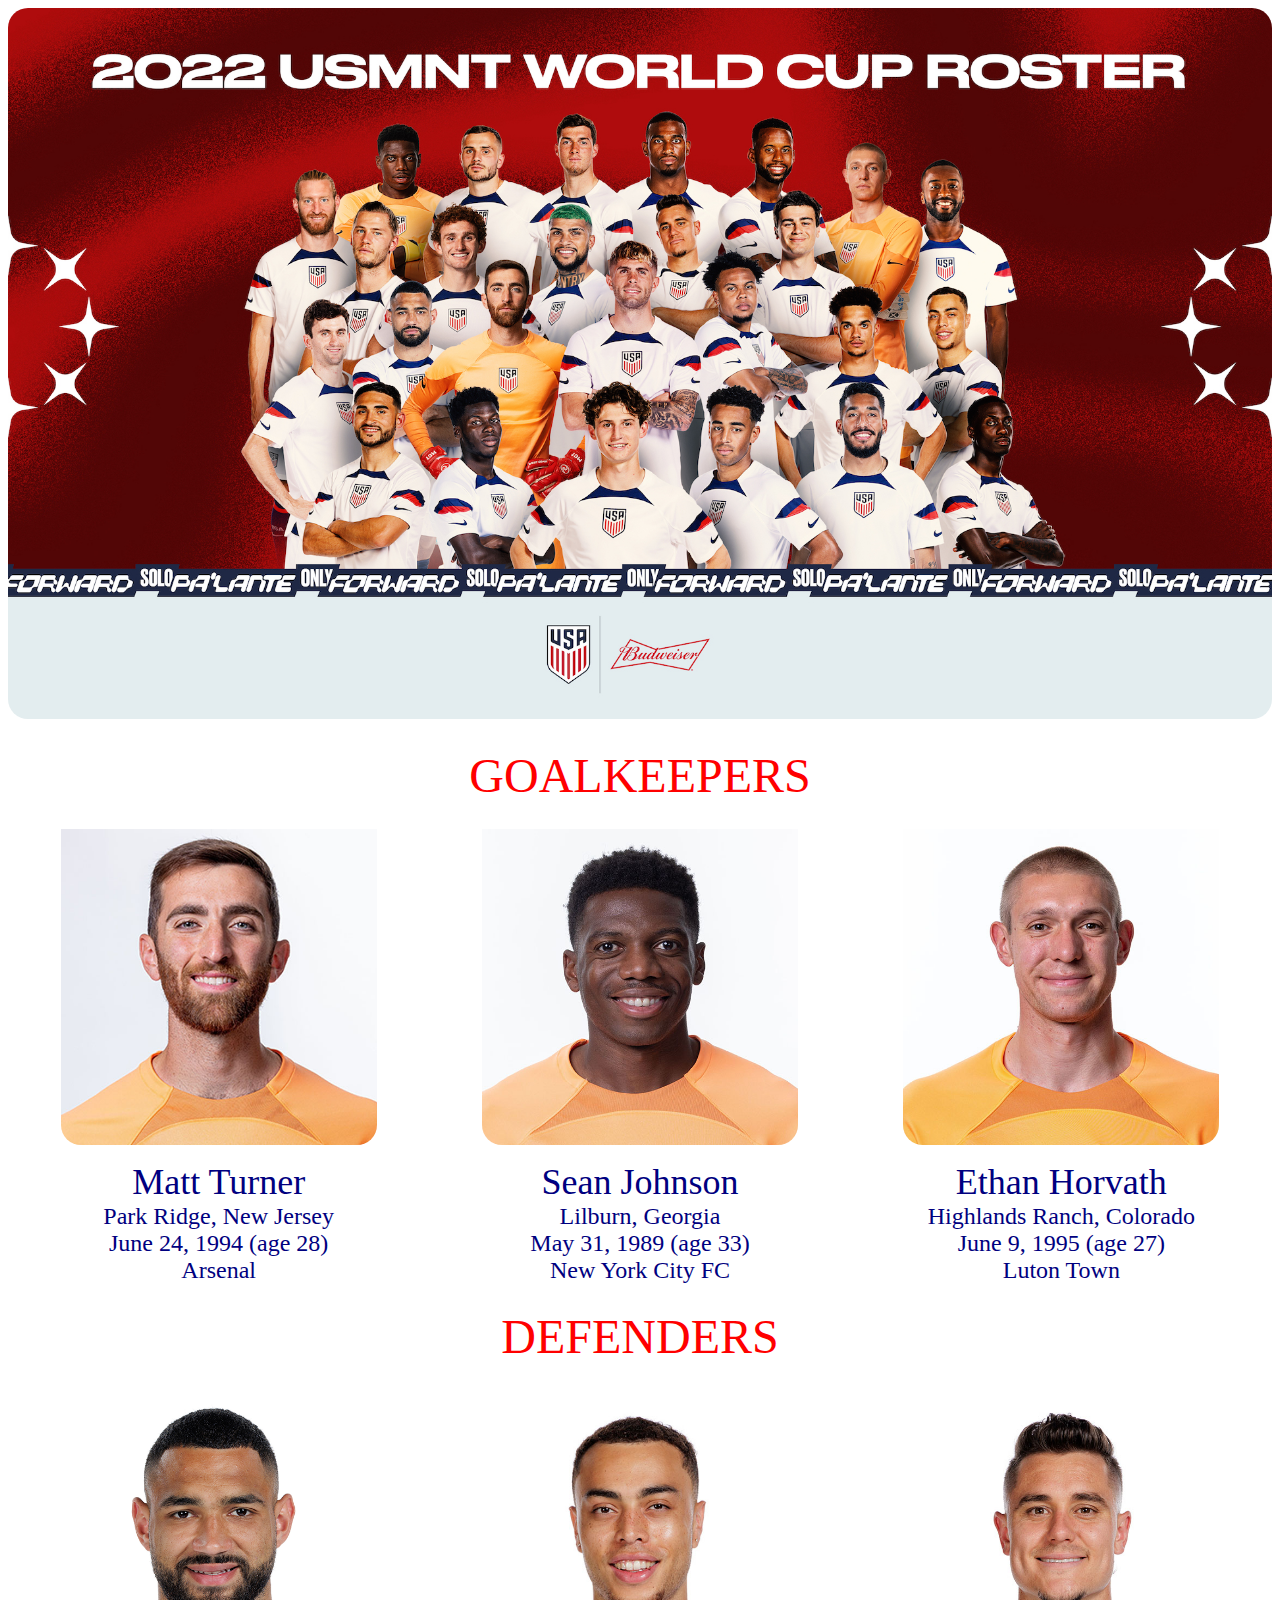
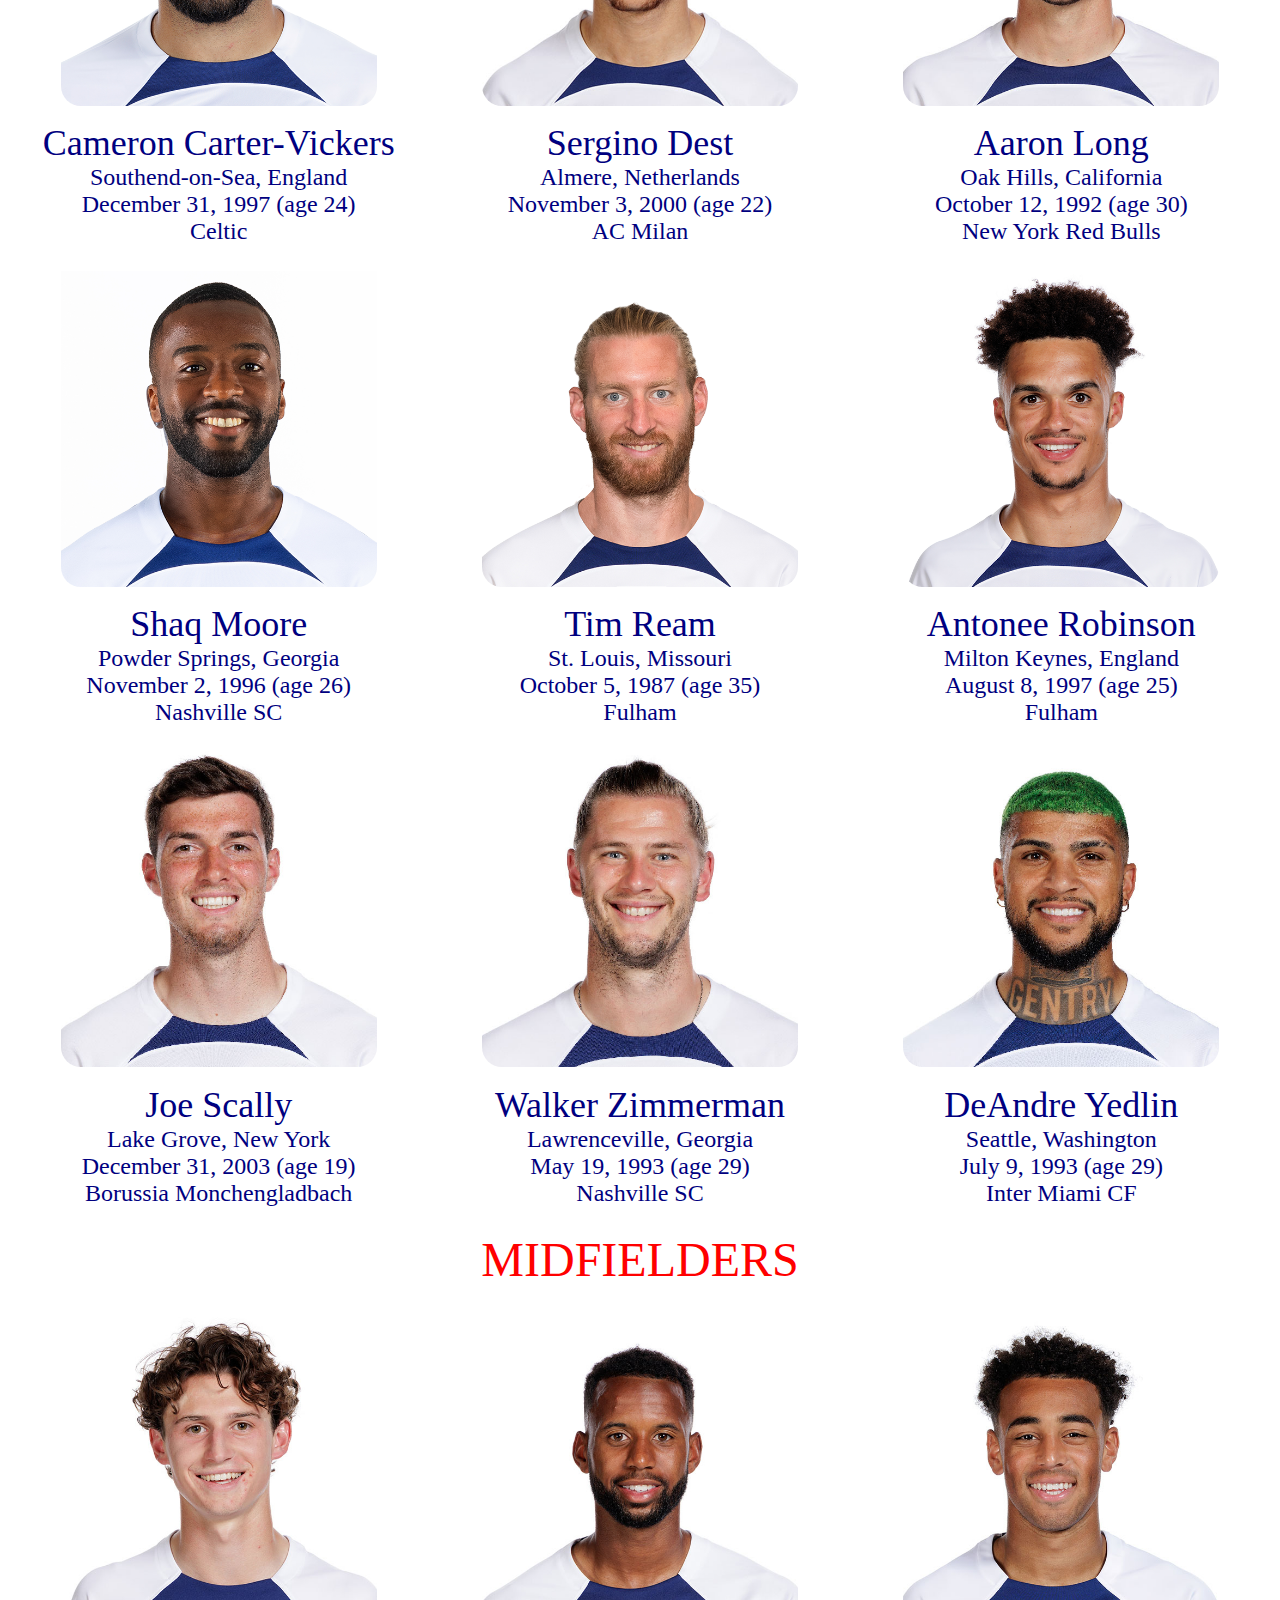
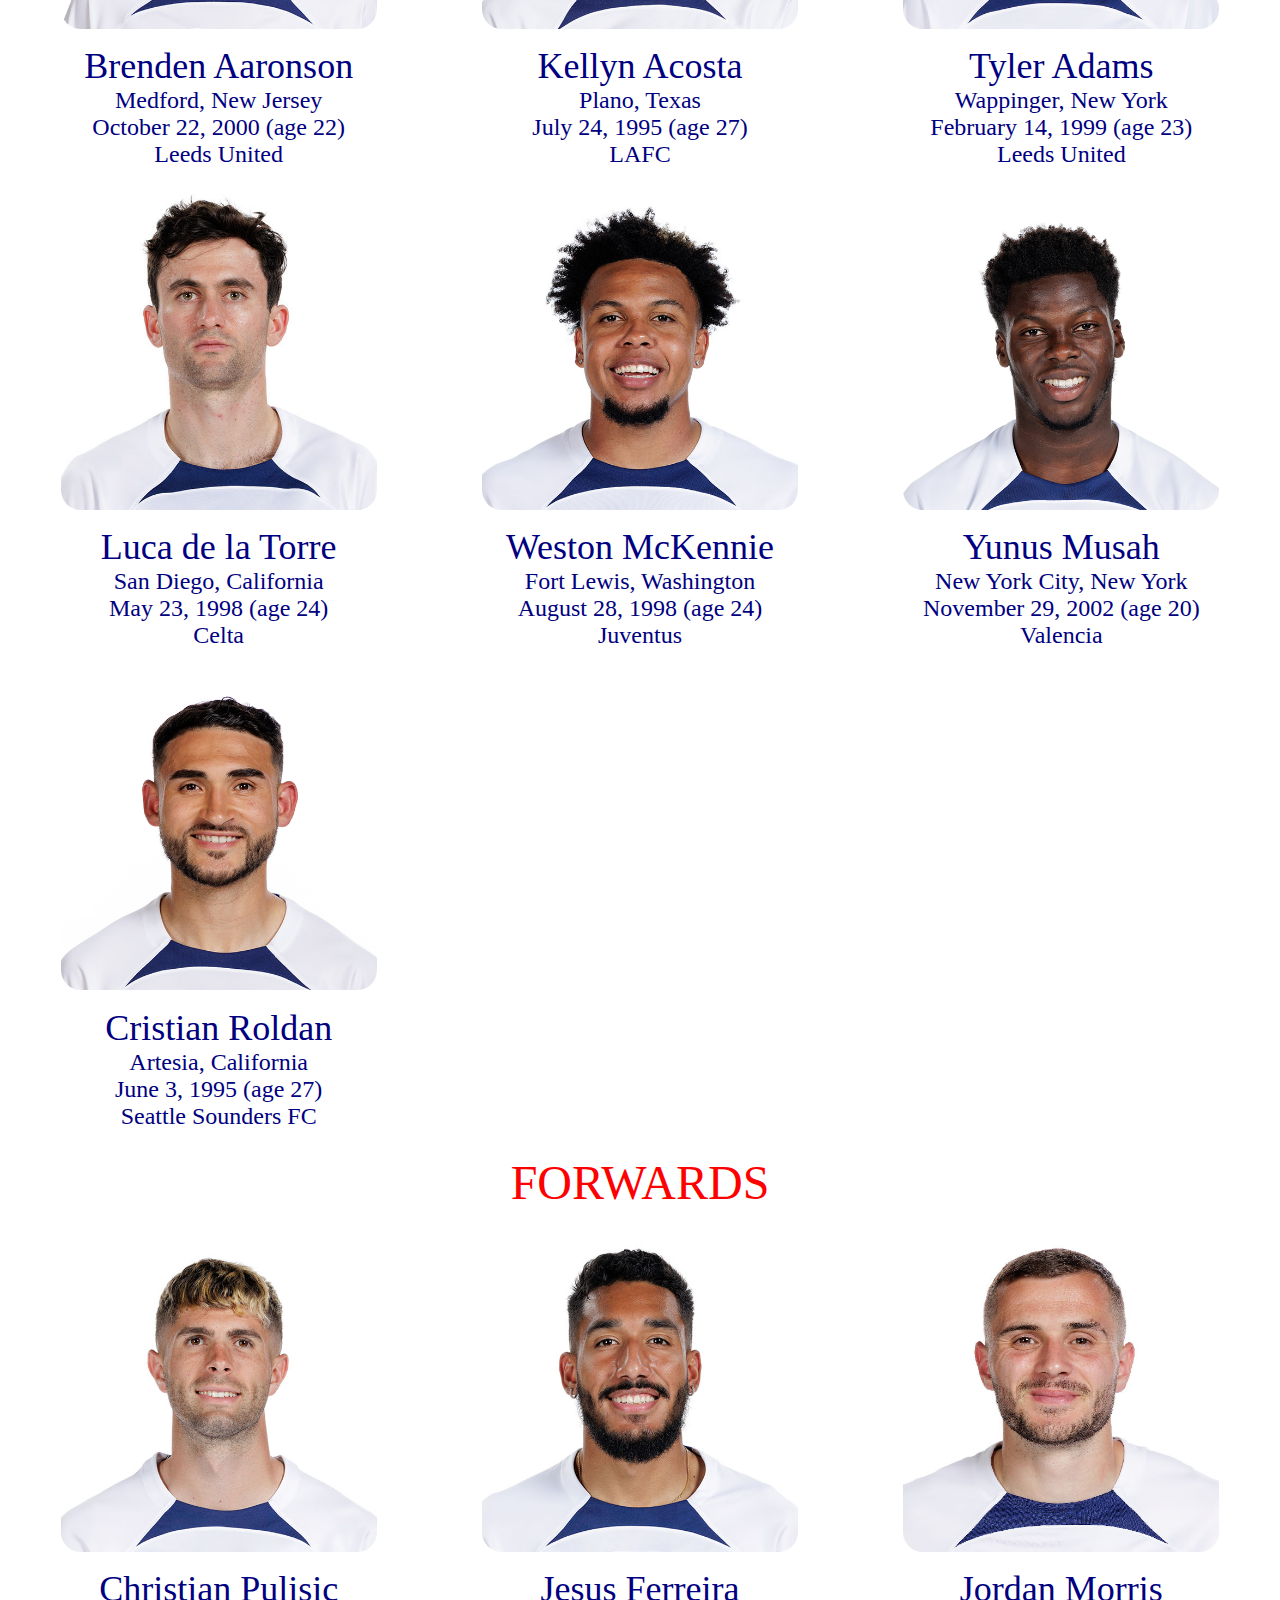
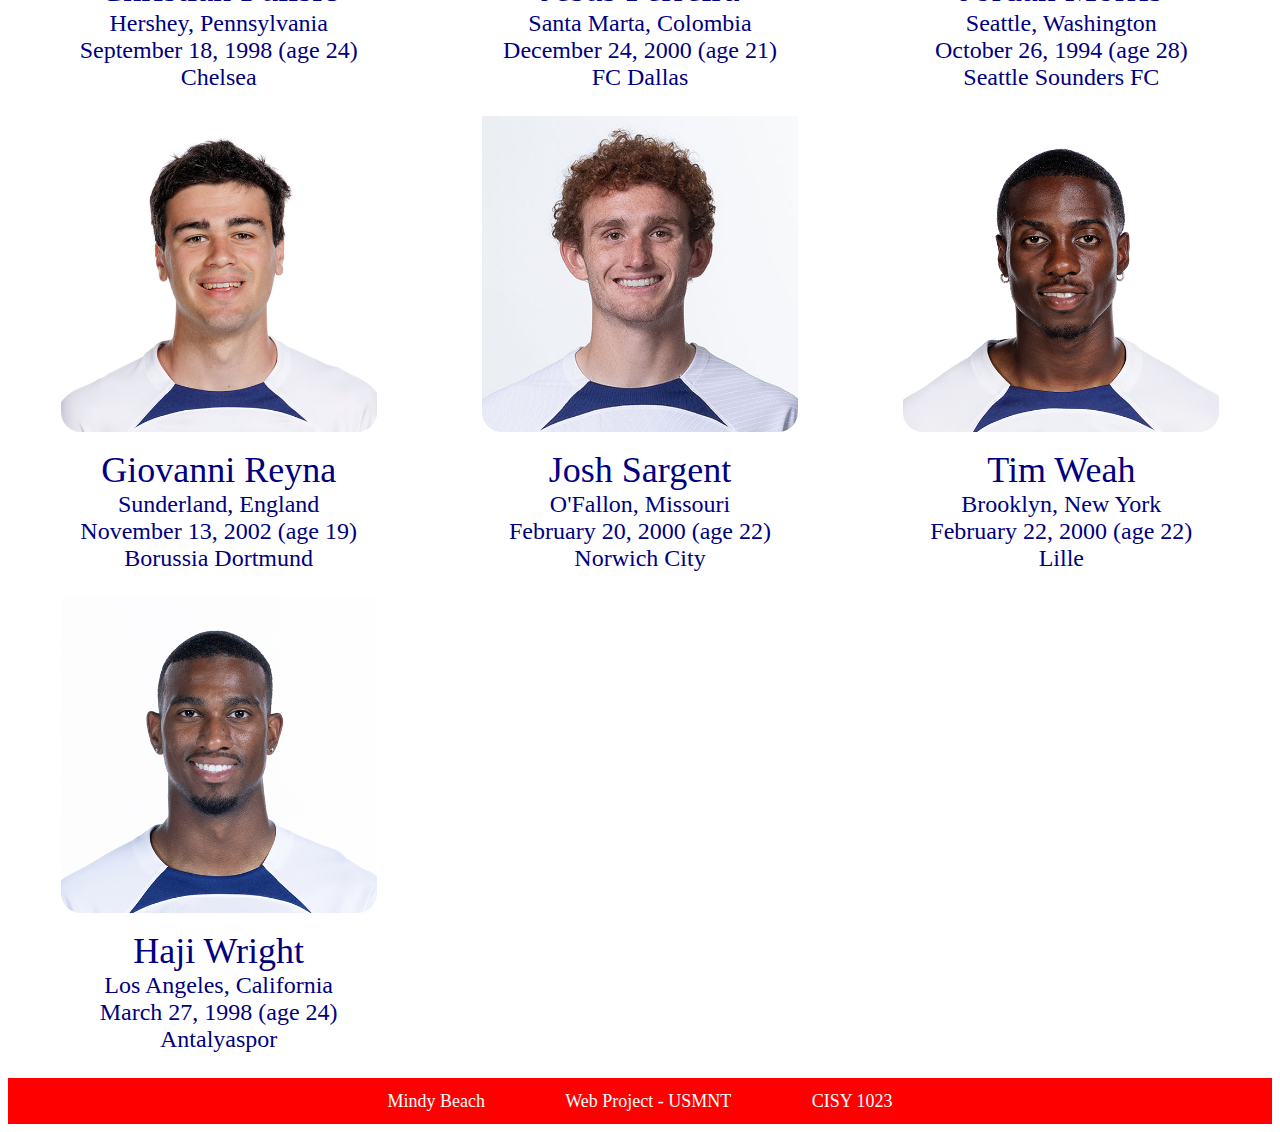
<file: index.html>
<!DOCTYPE html>
<html>
    <head>
        <meta charset="UTF-8">
        <meta name="viewport" content="width=device-width, initial-scale=1.0">
        <link href="./USMNT.css" rel="stylesheet"/>
    </head>
    <body>
        <div>
            <!--Team picture-->
            <img class="teamPic" src="USMNT/USSF_Mens23_SquadPhotos_1920x1080.jpeg"/>
        </div>
        <div class="grid">
            <!--Beginning of individual players, grouped by position-->
            <div class="position">GOALKEEPERS</div>
            <!--Player container-->
            <div class="player">
                <!--Hover container-->
                <div class="container">
                    <!--Individual player picture-->
                    <img class="pic" src="USMNT/Matt Turner.jpeg"/>
                    <!--Player stats that will appear when pointer hovers over player picture-->
                        <div class="hidden">
                            <div>20 Appearances</div>
                            <div>14 Shutouts</div>
                            <div>14 Wins</div>
                        </div>
                </div>
                <!--Player name-->
                <div class="name">Matt Turner</div>
                <!--Player hometown-->
                <div class="details">Park Ridge, New Jersey</div>
                <!--Player date of birth (and age)-->
                <div class="details">June 24, 1994 (age 28)</div>
                <!--Player club-->
                <div class="details">Arsenal</div>
            </div>
            <div class="player">
                <div class="container">
                    <img class="pic" src="USMNT/Sean Johnson.jpeg"/>
                        <div class="hidden">
                            <div>10 Appearances</div>
                            <div>5 Clean Sheets</div>
                            <div>4 Wins</div>
                        </div>
                </div>
                <div class="name">Sean Johnson</div>
                <div class="details">Lilburn, Georgia</div>
                <div class="details">May 31, 1989 (age 33)</div>
                <div class="details">New York City FC</div>
            </div>
            <div class="player">
                <div class="container">
                    <img class="pic" src="USMNT/Ethan Horvath.jpeg"/>
                        <div class="hidden">
                            <div>8 Appearances</div>
                            <div>2 Clean Sheets</div>
                            <div>3 Wins</div>
                        </div>
                </div>
                <div class="name">Ethan Horvath</div>
                <div class="details">Highlands Ranch, Colorado</div>
                <div class="details">June 9, 1995 (age 27)</div>
                <div class="details">Luton Town</div>
            </div>
            <div class="position">DEFENDERS</div>
            <div class="player">
                <div class="container">
                    <img class="pic" src="USMNT/Cameron Carter-Vickers.png"/>
                        <div class="hidden">
                            <div>11 Appearances</div>
                            <div>0 Goals</div>
                            <div>0 Assists</div>
                        </div>
                </div> 
                <div class="name">Cameron Carter-Vickers</div>
                <div class="details">Southend-on-Sea, England</div>
                <div class="details">December 31, 1997 (age 24)</div>
                <div class="details">Celtic</div>
            </div>
            <div class="player">
                <div class="container">
                    <img class="pic" src="USMNT/Sergino Dest.jpeg"/>
                        <div class="hidden">
                            <div>19 Appearances</div>
                            <div>2 Goals</div>
                            <div>2 Assists</div>
                        </div>
                </div> 
                <div class="name">Sergino Dest</div>
                <div class="details">Almere, Netherlands</div>
                <div class="details">November 3, 2000 (age 22)</div>
                <div class="details">AC Milan</div>
            </div>
            <div class="player">
                <div class="container">
                    <img class="pic" src="USMNT/Aaron Long.jpeg"/>
                        <div class="hidden">
                            <div>29 Appearances</div>
                            <div>3 Goals</div>
                            <div>2 Assists</div>
                        </div>
                </div>
                <div class="name">Aaron Long</div>
                <div class="details">Oak Hills, California</div>
                <div class="details">October 12, 1992 (age 30)</div>
                <div class="details">New York Red Bulls</div>
            </div>
            <div class="player">
                <div class="container">
                    <img class="pic" src="USMNT/Shaq Moore.png"/>
                        <div class="hidden">
                            <div>15 Appearances</div>
                            <div>1 Goal</div>
                            <div>0 Assists</div>
                        </div>
                </div> 
                <div class="name">Shaq Moore</div>
                <div class="details">Powder Springs, Georgia</div>
                <div class="details">November 2, 1996 (age 26)</div>
                <div class="details">Nashville SC</div>
            </div>
            <div class="player">
                <div class="container">
                    <img class="pic" src="USMNT/Tim Ream.png"/>
                        <div class="hidden">
                            <div>46 Appearances</div>
                            <div>1 Goal</div>
                            <div>4 Assists</div>
                        </div>
                </div>
                <div class="name">Tim Ream</div>
                <div class="details">St. Louis, Missouri</div>
                <div class="details">October 5, 1987 (age 35)</div>
                <div class="details">Fulham</div>
            </div>
            <div class="player">
                <div class="container">
                    <img class="pic" src="USMNT/Antonee Robinson.png"/>
                        <div class="hidden">
                            <div>29 Appearances</div>
                            <div>2 Goals</div>
                            <div>5 Assists</div>
                        </div>
                </div>
                <div class="name">Antonee Robinson</div>
                <div class="details">Milton Keynes, England</div>
                <div class="details">August 8, 1997 (age 25)</div>
                <div class="details">Fulham</div>
            </div>
            <div class="player">
                <div class="container">
                    <img class="pic" src="USMNT/Joe Scally.jpeg"/>
                        <div class="hidden">
                            <div>3 Appearances</div>
                            <div>0 Goals</div>
                            <div>0 Assists</div>
                        </div>
                </div>
                <div class="name">Joe Scally</div>
                <div class="details">Lake Grove, New York</div>
                <div class="details">December 31, 2003 (age 19)</div>
                <div class="details">Borussia Monchengladbach</div>
            </div>
            <div class="player">
                <div class="container">
                    <img class="pic" src="USMNT/Walker Zimmerman.jpeg"/>
                        <div class="hidden">
                            <div>33 Appearances</div>
                            <div>3 Goals</div>
                            <div>1 Assist</div>
                        </div>
                </div>
                <div class="name">Walker Zimmerman</div>
                <div class="details">Lawrenceville, Georgia</div>
                <div class="details">May 19, 1993 (age 29)</div>
                <div class="details">Nashville SC</div>
            </div>
            <div class="player">
                <div class="container">
                    <img class="pic" src="USMNT/DeAndre Yedlin.jpeg"/>
                        <div class="hidden">
                            <div>75 Appearances</div>
                            <div>0 Goals</div>
                            <div>8 Assists</div>
                        </div>
                </div> 
                <div class="name">DeAndre Yedlin</div>
                <div class="details">Seattle, Washington</div>
                <div class="details">July 9, 1993 (age 29)</div>
                <div class="details">Inter Miami CF</div>
            </div>
            <div class="position">MIDFIELDERS</div>
            <div class="player">
                <div class="container">
                    <img class="pic" src="USMNT/Brenden Aaronson.jpeg"/>
                        <div class="hidden">
                            <div>24 Appearances</div>
                            <div>6 Goals</div>
                            <div>5 Assists</div>
                        </div>
                </div>
                <div class="name">Brenden Aaronson</div>
                <div class="details">Medford, New Jersey</div>
                <div class="details">October 22, 2000 (age 22)</div>
                <div class="details">Leeds United</div>
            </div>
            <div class="player">
                <div class="container">
                    <img class="pic" src="USMNT/Kellyn Acosta.jpeg"/>
                        <div class="hidden">
                            <div>53 Appearances</div>
                            <div>2 Goals</div>
                            <div>5 Assists</div>
                        </div>
                </div>
                <div class="name">Kellyn Acosta</div>
                <div class="details">Plano, Texas</div>
                <div class="details">July 24, 1995 (age 27)</div>
                <div class="details">LAFC</div>
            </div>
            <div class="player">
                <div class="container">
                    <img class="pic" src="USMNT/Tyler Adams.jpeg"/>
                        <div class="hidden">
                            <div>32 Appearances</div>
                            <div>1 Goal</div>
                            <div>0 Assists</div>
                        </div>
                </div> 
                <div class="name">Tyler Adams</div>
                <div class="details">Wappinger, New York</div>
                <div class="details">February 14, 1999 (age 23)</div>
                <div class="details">Leeds United</div>
            </div>
            <div class="player">
                <div class="container">
                    <img class="pic" src="USMNT/Luca De La Torre.jpeg"/>
                        <div class="hidden">
                            <div>12 Appearances</div>
                            <div>0 Goals</div>
                            <div>3 Assists</div>
                        </div>
                </div> 
                <div class="name">Luca de la Torre</div>
                <div class="details">San Diego, California</div>
                <div class="details">May 23, 1998 (age 24)</div>
                <div class="details">Celta</div>
            </div>
            <div class="player">
                <div class="container">
                    <img class="pic" src="USMNT/Weston McKennie.jpeg"/>
                        <div class="hidden">
                            <div>37 Appearances</div>
                            <div>9 Goals</div>
                            <div>3 Assists</div>
                        </div>
                </div> 
                <div class="name">Weston McKennie</div>
                <div class="details">Fort Lewis, Washington</div>
                <div class="details">August 28, 1998 (age 24)</div>
                <div class="details">Juventus</div>
            </div>
            <div class="player">
                <div class="container">
                    <img class="pic" src="USMNT/Yunus Musah.png"/>
                        <div class="hidden">
                            <div>19 Appearances</div>
                            <div>0 Goals</div>
                            <div>2 Assists</div>
                        </div>
                </div>
                <div class="name">Yunus Musah</div>
                <div class="details">New York City, New York</div>
                <div class="details">November 29, 2002 (age 20)</div>
                <div class="details">Valencia</div>
            </div>
            <div class="player">
                <div class="container">
                    <img class="pic" src="USMNT/Cristian Roldan.png"/>
                        <div class="hidden">
                            <div>32 Appearances</div>
                            <div>0 Goals</div>
                            <div>2 Assists</div>
                        </div>
                </div>
                <div class="name">Cristian Roldan</div>
                <div class="details">Artesia, California</div>
                <div class="details">June 3, 1995 (age 27)</div>
                <div class="details">Seattle Sounders FC</div>
            </div>
            <div class="position">FORWARDS</div>
            <div class="player">
                <div class="container">
                    <img class="pic" src="USMNT/Christian Pulisic.jpeg"/>
                        <div class="hidden">
                            <div>52 Appearances</div>
                            <div>21 Goals</div>
                            <div>10 Assists</div>
                        </div>
                </div>
                <div class="name">Christian Pulisic</div>
                <div class="details">Hershey, Pennsylvania</div>
                <div class="details">September 18, 1998 (age 24)</div>
                <div class="details">Chelsea</div>
            </div>
            <div class="player">
                <div class="container">
                    <img class="pic" src="USMNT/Jesus Ferreira.jpeg"/>
                        <div class="hidden">
                            <div>15 Appearances</div>
                            <div>7 Goals</div>
                            <div>4 Assists</div>
                        </div>
                </div>
                <div class="name">Jesus Ferreira</div>
                <div class="details">Santa Marta, Colombia</div>
                <div class="details">December 24, 2000 (age 21)</div>
                <div class="details">FC Dallas</div>
            </div>
            <div class="player">
                <div class="container">
                    <img class="pic" src="USMNT/Jordan Morris.jpeg"/>
                        <div class="hidden">
                            <div>49 Appearances</div>
                            <div>11 Goals</div>
                            <div>8 Assists</div>
                        </div>
                </div>
                <div class="name">Jordan Morris</div>
                <div class="details">Seattle, Washington</div>
                <div class="details">October 26, 1994 (age 28)</div>
                <div class="details">Seattle Sounders FC</div>
            </div>
            <div class="player">
                <div class="container">
                    <img class="pic" src="USMNT/Gio Reyna.jpeg"/>
                        <div class="hidden">
                            <div>14 Appearances</div>
                            <div>4 Goals</div>
                            <div>1 Assist</div>
                        </div>
                </div>
                <div class="name">Giovanni Reyna</div>
                <div class="details">Sunderland, England</div>
                <div class="details">November 13, 2002 (age 19)</div>
                <div class="details">Borussia Dortmund</div>
            </div>
            <div class="player">
                <div class="container">
                    <img class="pic" src="USMNT/Josh Sargent.jpeg"/>
                        <div class="hidden">
                            <div>20 Appearances</div>
                            <div>5 Goals</div>
                            <div>1 Assist</div>
                        </div>
                </div>
                <div class="name">Josh Sargent</div>
                <div class="details">O'Fallon, Missouri</div>
                <div class="details">February 20, 2000 (age 22)</div>
                <div class="details">Norwich City</div>
            </div>
            <div class="player">
                <div class="container">
                    <img class="pic" src="USMNT/Tim Weah.png"/>
                        <div class="hidden">
                            <div>25 Appearances</div>
                            <div>3 Goals</div>
                            <div>2 Assists</div>
                        </div>
                </div> 
                <div class="name">Tim Weah</div>
                <div class="details">Brooklyn, New York</div>
                <div class="details">February 22, 2000 (age 22)</div>
                <div class="details">Lille</div>
            </div>
            <div class="player">
                <div class="container">
                    <img class="pic" src="USMNT/Haji Wright.png"/>
                        <div class="hidden">
                            <div>3 Appearances</div>
                            <div>1 Goal</div>
                            <div>0 Assists</div>
                        </div>
                </div> 
                <div class="name">Haji Wright</div>
                <div class="details">Los Angeles, California</div>
                <div class="details">March 27, 1998 (age 24)</div>
                <div class="details">Antalyaspor</div>
            </div>
            <!--End of individual players-->
        </div>
        <!--Footer-->
        <div id = "footer">
            <span>Mindy Beach</span>
            <span>Web Project - USMNT</span>
            <span>CISY 1023</span>
        </div>
    </body>
</html>
</file>
<file: USMNT.css>
/* Team picture styling */
.teamPic{
    width: 100%;
    border-radius: 20px;
}

/* Grid settings */
.grid{
    display: grid;
    grid-template-columns: repeat(3,1fr);
    grid-template-rows: auto;
}

/* Player position text styling */
.position{
    color: red;
    font-family: fantasy;
    grid-column: 1 / span 3;
    text-align: center;
    padding-top: 2%;
}

/* Player container */
.player{
    text-align: center;
    padding-top: 1%;
}

/* Hover text container */
.container{
    position: relative;
    text-align: center;
}

/* Player picture styling */
.pic{
    width: 75%;
    border-radius: 20px;
    padding-top: 5%;
}

/* Hover picture styling */
.pic:hover {
    box-shadow: 10px 10px navy;
    opacity: 20%;
}

/* Hidden text styling */
.hidden{
    display: none;
    position: absolute;
    width: 100%;
    top: 30%;
    font-family: fantasy;
}

/* Hover */
.pic:hover + .hidden {
    display: block;
    color: navy;
}

/* Player name styling */
.name{
    color: navy;
    font-family:fantasy;
    text-align: center;
    padding-top: 3%;
}

/* Player details styling */
.details{
    color:navy;
    font-family: cursive;
    text-align: center;
}

/* Footer styling */
#footer{
    color: white;
    font-family: fantasy;
    font-size: large;
    background-color: red;
    padding: 1% 0 1% 0;
    text-align: center;
    margin-top: 2%;
}

#footer span{
    padding-left: 3%;
    padding-right: 3%;
}

/* Media Queries */

/* Player position text scaling */
@media screen and (max-width: 750px){
    .position{
        font-size: 150%;
    }  
}

@media screen and (min-width: 750px) and (max-width: 1200px){
    .position{
        font-size: 215%;
    }
}

@media screen and (min-width: 1200px){
    .position{
        font-size: 300%;
    }
}

/* Hidden text scaling */
@media screen and (max-width: 750px){
    .hidden{
        font-size: 100%;
    } 
}

@media screen and (min-width: 750px) and (max-width: 1200px){
    .hidden{
        font-size: 200%;
    }
}

@media screen and (min-width: 1200px){
    .hidden{
        font-size: 300%;
    }
}

/* Player name scaling */
@media screen and (max-width: 750px){
    .name{
        font-size: 120%;
    } 
}

@media screen and (min-width: 750px) and (max-width: 1200px){
    .name{
        font-size: 175%;
    }
}

@media screen and (min-width: 1200px){
    .name{
        font-size: 225%;
    }
}

/* Player details scaling */
@media screen and (max-width: 750px){
    .details{
        font-size: 70%;
    }
}

@media screen and (min-width: 750px) and (max-width: 1200px){
    .details{
        font-size: 110%;
    }
}

@media screen and (min-width: 1200px){
    .details{
        font-size: 150%;
    }
}
</file>
